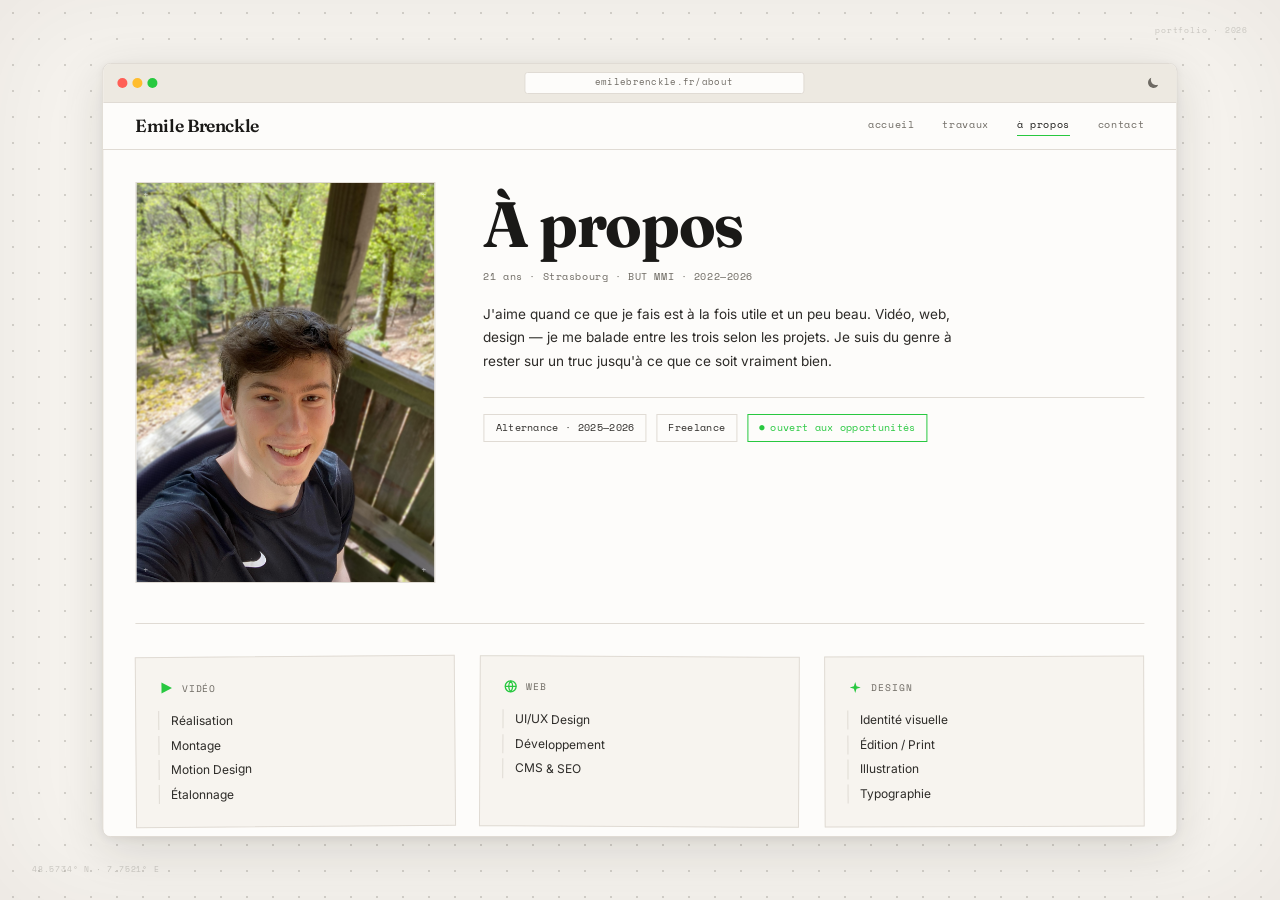
<file: about.html>
<!DOCTYPE html>
<html lang="fr">
<head>
  <meta charset="UTF-8"/>
  <meta name="viewport" content="width=device-width, initial-scale=1.0"/>
  <title>À propos — Emile Brenckle</title>
  <meta name="description" content="Emile Brenckle, 21 ans, Strasbourg. Étudiant BUT MMI polyvalent : vidéo, web, design graphique, motion design et 3D. Disponible en alternance et freelance."/>

  <!-- Favicon -->
  <link rel="icon" type="image/svg+xml" href="favicon.svg"/>

  <!-- Open Graph -->
  <meta property="og:type"        content="website"/>
  <meta property="og:url"         content="https://emilebrk.github.io/Portfolio/about.html"/>
  <meta property="og:title"       content="À propos — Emile Brenckle"/>
  <meta property="og:description" content="21 ans, Strasbourg. Vidéo, web, design — étudiant BUT MMI disponible en alternance et freelance."/>
  <meta property="og:image"       content="https://emilebrk.github.io/Portfolio/img/IMG_Emile.jpg"/>
  <meta property="og:locale"      content="fr_FR"/>

  <!-- Twitter Card -->
  <meta name="twitter:card"        content="summary_large_image"/>
  <meta name="twitter:title"       content="À propos — Emile Brenckle"/>
  <meta name="twitter:description" content="21 ans, Strasbourg. Vidéo, web, design — étudiant BUT MMI."/>
  <meta name="twitter:image"       content="https://emilebrk.github.io/Portfolio/img/IMG_Emile.jpg"/>

  <link rel="stylesheet" href="css/styles.css"/>
</head>
<body>
<div class="page">
  <div class="browser">

    <div class="browser__bar">
      <div class="browser__dots">
        <div class="browser__dot browser__dot--red"></div>
        <div class="browser__dot browser__dot--yellow"></div>
        <div class="browser__dot browser__dot--green"></div>
      </div>
      <div class="browser__url">emilebrenckle.fr/about</div>
      <button class="theme-btn" id="theme-toggle" title="Mode sombre">☽</button>
    </div>

    <header class="site-header">
      <a href="index.html" class="site-logo">Emile Brenckle</a>
      <nav class="site-nav">
        <a href="index.html">accueil</a>
        <a href="work.html">travaux</a>
        <a href="about.html" class="active">à propos</a>
        <a href="contact.html">contact</a>
      </nav>
    </header>

    <main style="background:var(--white);padding:2rem">

      <!-- ── Two-column layout ─────────────────────────────────── -->
      <div class="about-layout" style="margin-bottom:2.5rem">

        <!-- Portrait -->
        <div id="portrait"></div>

        <!-- Bio -->
        <div style="display:flex;flex-direction:column;gap:1.5rem;padding-top:.5rem">
          <div>
            <h1 style="font-family:var(--hand);font-size:clamp(3rem,5vw,4rem);font-weight:700;color:var(--ink);line-height:1.05;letter-spacing:-.02em;margin-bottom:.7rem">
              À propos
            </h1>
            <p style="font-family:var(--mono);font-size:.6rem;color:var(--grey-mid);letter-spacing:.06em;margin-bottom:1.2rem">
              21 ans · Strasbourg · BUT MMI · 2022—2026
            </p>
            <p style="font-family:var(--body);font-size:.85rem;color:var(--ink-soft);line-height:1.7;max-width:480px">
              J'aime quand ce que je fais est à la fois utile et un peu beau.
              Vidéo, web, design — je me balade entre les trois selon les projets.
              Je suis du genre à rester sur un truc jusqu'à ce que ce soit vraiment bien.
            </p>
          </div>

          <!-- Disponibilité -->
          <div style="display:flex;flex-wrap:wrap;gap:.6rem;padding-top:1rem;border-top:1px solid var(--grey-border);align-items:center">
            <span style="font-family:var(--mono);font-size:.65rem;color:var(--ink-soft);border:1px solid var(--grey-border);padding:.3rem .7rem;letter-spacing:.03em">Alternance · 2025—2026</span>
            <span style="font-family:var(--mono);font-size:.65rem;color:var(--ink-soft);border:1px solid var(--grey-border);padding:.3rem .7rem;letter-spacing:.03em">Freelance</span>
            <span style="font-family:var(--mono);font-size:.65rem;color:var(--orange);border:1px solid var(--orange);padding:.3rem .7rem;letter-spacing:.03em;display:inline-flex;align-items:center;gap:.35rem"><span class="status-dot" style="font-size:.55rem;line-height:1">●</span>ouvert aux opportunités</span>
          </div>
        </div>
      </div>

      <!-- ── Skills ─────────────────────────────────────────────── -->
      <hr class="sep" style="margin-bottom:2rem"/>

      <div class="grid-3">

        <div class="skill-card">
          <div class="skill-card__head">
            <span class="skill-card__icon"><svg width="14" height="14" viewBox="0 0 14 14" fill="none" xmlns="http://www.w3.org/2000/svg"><polygon points="2.5,1.5 13,7 2.5,12.5" fill="currentColor"/></svg></span>
            <span class="skill-card__title">vidéo</span>
          </div>
          <ul class="skill-card__list">
            <li>Réalisation</li>
            <li>Montage</li>
            <li>Motion Design</li>
            <li>Étalonnage</li>
          </ul>
        </div>

        <div class="skill-card">
          <div class="skill-card__head">
            <span class="skill-card__icon"><svg width="14" height="14" viewBox="0 0 14 14" fill="none" xmlns="http://www.w3.org/2000/svg"><circle cx="7" cy="7" r="5.5" stroke="currentColor" stroke-width="1.3"/><path d="M7 1.5C7 1.5 5 4 5 7C5 10 7 12.5 7 12.5M7 1.5C7 1.5 9 4 9 7C9 10 7 12.5 7 12.5M1.5 7H12.5" stroke="currentColor" stroke-width="1.3"/></svg></span>
            <span class="skill-card__title">web</span>
          </div>
          <ul class="skill-card__list">
            <li>UI/UX Design</li>
            <li>Développement</li>
            <li>CMS & SEO</li>
          </ul>
        </div>

        <div class="skill-card">
          <div class="skill-card__head">
            <span class="skill-card__icon"><svg width="14" height="14" viewBox="0 0 14 14" fill="none" xmlns="http://www.w3.org/2000/svg"><path d="M7 1.5L8.3 5.7L12.5 7L8.3 8.3L7 12.5L5.7 8.3L1.5 7L5.7 5.7Z" fill="currentColor"/></svg></span>
            <span class="skill-card__title">design</span>
          </div>
          <ul class="skill-card__list">
            <li>Identité visuelle</li>
            <li>Édition / Print</li>
            <li>Illustration</li>
            <li>Typographie</li>
          </ul>
        </div>

      </div>

      <!-- Stack technique -->
      <div style="margin-top:1.75rem;padding-top:1.5rem;border-top:1px solid var(--grey-border)">
        <span class="label" style="display:block;margin-bottom:1rem">outils</span>
        <div class="about-tools" style="display:flex;flex-wrap:wrap;gap:1rem;align-items:flex-start">
          <img src="img/icons/figma.svg" width="32" height="32" alt="Figma"/>
          <img src="img/icons/ai.svg" width="32" height="32" alt="Illustrator"/>
          <img src="img/icons/ps.svg" width="32" height="32" alt="Photoshop"/>
          <img src="img/icons/id.svg" width="32" height="32" alt="InDesign"/>
          <img src="img/icons/ae.svg" width="32" height="32" alt="After Effects"/>
          <img src="img/icons/pr.svg" width="32" height="32" alt="Premiere Pro"/>
        </div>
      </div>
    </main>

    <!-- Internal footer -->
    <div class="internal-footer" style="border-top:1px solid var(--grey-border);padding:.85rem 2rem;display:flex;justify-content:space-between;align-items:center;background:var(--white)">
      <span style="font-family:var(--mono);font-size:.6rem;color:var(--grey-mid);letter-spacing:.06em">en ce moment :</span>
      <span style="font-family:var(--hand);font-size:1.1rem;color:var(--ink)">
        Identité Silence ça Tourne → <span style="color:var(--orange)">2025</span>
      </span>
    </div>

    <footer class="site-footer">
      <span>© 2026 · Strasbourg</span>
      <div class="site-footer__links">
        <a href="https://www.instagram.com/emile_brk/" target="_blank" rel="noopener noreferrer">Instagram</a>
        <a href="https://www.linkedin.com/in/emile-brenckle" target="_blank" rel="noopener noreferrer">LinkedIn</a>
        <a href="mailto:emile.brenckle@gmail.com">Mail</a>
      </div>
      <span>Fait avec le cœur ♥</span>
    </footer>

  </div>
</div>

<script src="js/animations.js"></script>
<script src="js/theme.js"></script>
<script src="js/projects.js"></script>
<script>
  document.getElementById('portrait').innerHTML = `
    <div style="position:relative;padding-top:133%;overflow:hidden;border:1px solid var(--grey-border)">
      <img src="img/IMG_Emile.jpg" alt="Emile Brenckle" style="position:absolute;top:0;left:0;width:100%;height:100%;object-fit:cover;object-position:center top;display:block"/>
      <span style="position:absolute;top:5px;left:7px;font-family:var(--mono);font-size:.55rem;color:rgba(255,255,255,.5);pointer-events:none">+</span>
      <span style="position:absolute;top:5px;right:7px;font-family:var(--mono);font-size:.55rem;color:rgba(255,255,255,.5);pointer-events:none">+</span>
      <span style="position:absolute;bottom:5px;left:7px;font-family:var(--mono);font-size:.55rem;color:rgba(255,255,255,.5);pointer-events:none">+</span>
      <span style="position:absolute;bottom:5px;right:7px;font-family:var(--mono);font-size:.55rem;color:rgba(255,255,255,.5);pointer-events:none">+</span>
    </div>
  `;
</script>
</body>
</html>
</file>
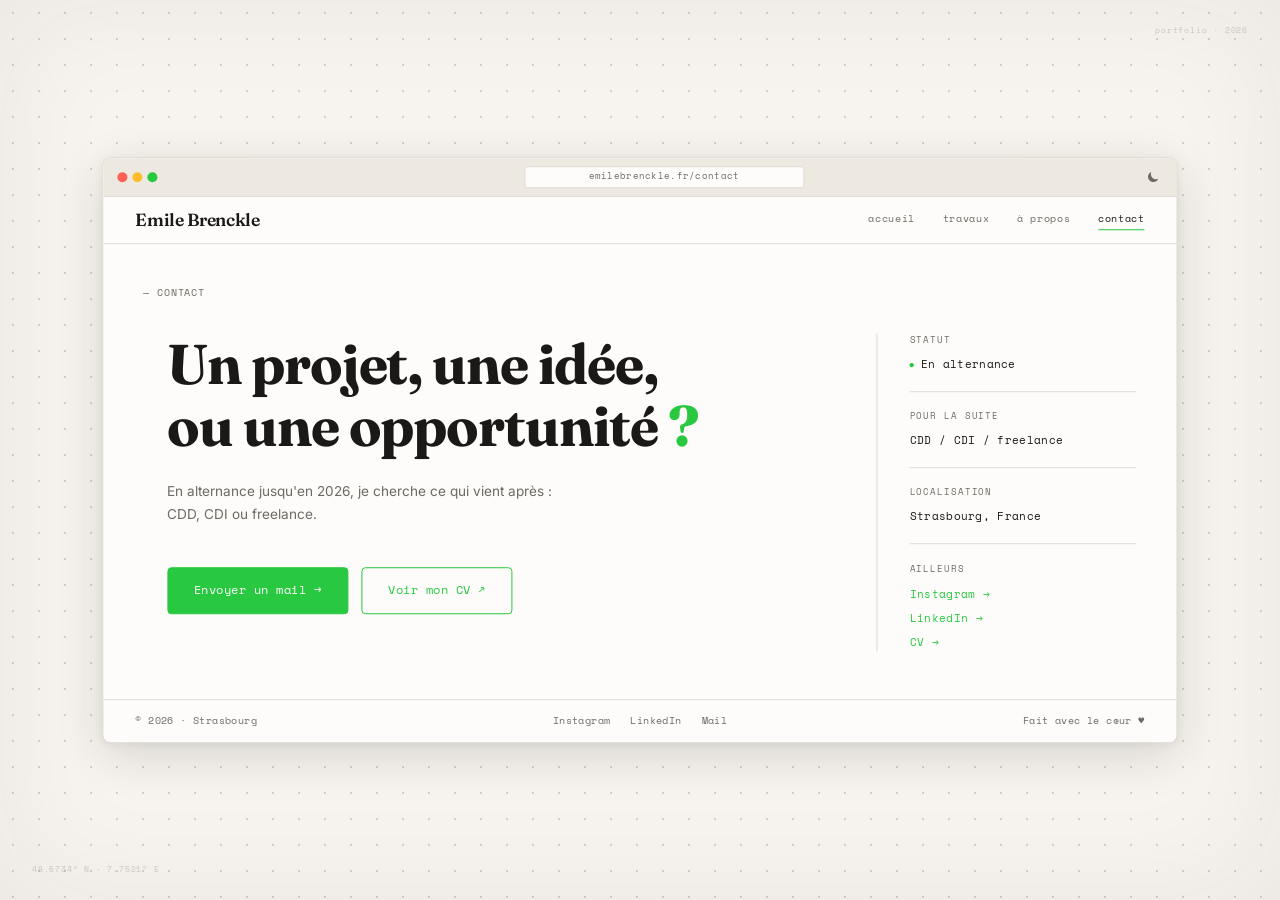
<file: contact.html>
<!DOCTYPE html>
<html lang="fr">
<head>
  <meta charset="UTF-8"/>
  <meta name="viewport" content="width=device-width, initial-scale=1.0"/>
  <title>Contact — Emile Brenckle</title>
  <meta name="description" content="Contacter Emile Brenckle — ouvert aux opportunités CDD, CDI et freelance. Basé à Strasbourg, disponible sur tout projet web, vidéo ou design."/>

  <!-- Favicon -->
  <link rel="icon" type="image/svg+xml" href="favicon.svg"/>

  <!-- Open Graph -->
  <meta property="og:type"        content="website"/>
  <meta property="og:url"         content="https://emilebrk.github.io/Portfolio/contact.html"/>
  <meta property="og:title"       content="Contact — Emile Brenckle"/>
  <meta property="og:description" content="Ouvert aux opportunités CDD, CDI et freelance. Basé à Strasbourg."/>
  <meta property="og:image"       content="https://emilebrk.github.io/Portfolio/img/IMG_Emile.jpg"/>
  <meta property="og:locale"      content="fr_FR"/>

  <!-- Twitter Card -->
  <meta name="twitter:card"        content="summary_large_image"/>
  <meta name="twitter:title"       content="Contact — Emile Brenckle"/>
  <meta name="twitter:description" content="Ouvert aux opportunités CDD, CDI et freelance. Basé à Strasbourg."/>
  <meta name="twitter:image"       content="https://emilebrk.github.io/Portfolio/img/IMG_Emile.jpg"/>

  <link rel="stylesheet" href="css/styles.css"/>
</head>
<body>
<div class="page">
  <div class="browser" style="min-height:62vh">

    <div class="browser__bar">
      <div class="browser__dots">
        <div class="browser__dot browser__dot--red"></div>
        <div class="browser__dot browser__dot--yellow"></div>
        <div class="browser__dot browser__dot--green"></div>
      </div>
      <div class="browser__url">emilebrenckle.fr/contact</div>
      <button class="theme-btn" id="theme-toggle" title="Mode sombre">☽</button>
    </div>

    <header class="site-header">
      <a href="index.html" class="site-logo">Emile Brenckle</a>
      <nav class="site-nav">
        <a href="index.html">accueil</a>
        <a href="work.html">travaux</a>
        <a href="about.html">à propos</a>
        <a href="contact.html" class="active">contact</a>
      </nav>
    </header>

    <style>
      .contact-grid {
        display: grid;
        grid-template-columns: 1fr 260px;
        gap: 3rem;
        align-items: start;
      }
      .contact-sidebar {
        border-left: 1px solid var(--grey-border);
        padding-left: 2rem;
        display: flex;
        flex-direction: column;
        gap: 0;
      }
      .contact-sidebar__block {
        padding-bottom: 1.1rem;
        margin-bottom: 1.1rem;
        border-bottom: 1px solid var(--grey-border);
      }
      .contact-sidebar__block:last-child {
        border-bottom: none;
        margin-bottom: 0;
        padding-bottom: 0;
      }
      .contact-btn {
        font-family: var(--mono);
        font-size: .72rem;
        letter-spacing: .04em;
        padding: .65rem 1.2rem;
        border-radius: 4px;
        text-decoration: none;
        display: inline-flex;
        align-items: center;
        gap: .4rem;
        transition: opacity .2s;
        cursor: pointer;
      }
      .contact-btn:hover { opacity: .8; }
      .contact-btn--primary {
        background: var(--orange);
        color: #fff;
        border: 1.5px solid var(--orange);
      }
      .contact-btn--secondary {
        background: transparent;
        color: var(--orange);
        border: 1.5px solid var(--orange);
      }
      @media (max-width: 640px) {
        .contact-grid { grid-template-columns: 1fr; gap: 2rem; padding-left: 0 !important; }
        .contact-sidebar { border-left: none; padding-left: 0; border-top: 1px solid var(--grey-border); padding-top: 1.5rem; }
        .contact-btns { flex-direction: column; }
        .contact-btns .contact-btn { width: 100%; justify-content: center; box-sizing: border-box; padding: .65rem 1.2rem !important; font-size: .72rem !important; }
        .contact-main p { margin-bottom: 1.25rem !important; }
        .contact-main { padding: 1.5rem 1.25rem 2rem !important; }
        .contact-main h1 { font-size: 2.5rem !important; line-height: 1.1 !important; }
        .contact-email { font-size: .78rem !important; overflow-wrap: break-word; word-break: break-all; display: block !important; max-width: 100%; }
        .contact-main p { font-size: .72rem; }
        .contact-main p br { display: none; }
      }
    </style>

    <main class="contact-main" style="background:var(--white);padding:2.5rem 2.5rem 3rem;display:flex;flex-direction:column;justify-content:center;flex:1">

      <span class="label" style="display:block;margin-bottom:2rem">contact</span>

      <div class="contact-grid" style="padding-left:1.5rem">

        <!-- ── Contenu principal ───────────────────────────────── -->
        <div>

          <!-- Titre -->
          <h1 style="font-family:var(--hand);font-size:clamp(2.5rem,5vw,3.5rem);font-weight:700;color:var(--ink);line-height:1.1;letter-spacing:-.02em;margin-bottom:1.5rem;max-width:580px">
            Un projet, une idée,<br>
            ou une opportunité <span style="color:var(--orange)">?</span>
          </h1>

          <!-- Description -->
          <p style="font-family:var(--body);font-size:.85rem;color:var(--grey-mid);line-height:1.7;margin-bottom:2.5rem;max-width:460px">
            En alternance jusqu'en 2026, je cherche ce qui vient après :<br>
            CDD, CDI ou freelance.
          </p>

          <!-- Boutons -->
          <div class="contact-btns" style="display:flex;gap:.85rem;flex-wrap:wrap">
            <a href="mailto:emile.brenckle@gmail.com" class="contact-btn contact-btn--primary" style="font-size:.78rem;padding:.8rem 1.6rem">
              Envoyer un mail →
            </a>
            <a href="CV-ID-26-V.pdf"
               target="_blank" rel="noopener noreferrer"
               class="contact-btn contact-btn--secondary" style="font-size:.78rem;padding:.8rem 1.6rem">
              Voir mon CV ↗
            </a>
          </div>

        </div>

        <!-- ── Sidebar ─────────────────────────────────────────── -->
        <div class="contact-sidebar">

          <div class="contact-sidebar__block">
            <div style="font-family:var(--mono);font-size:.55rem;letter-spacing:.1em;text-transform:uppercase;color:var(--grey-mid);margin-bottom:.55rem">Statut</div>
            <div style="display:flex;align-items:center;gap:.4rem;font-family:var(--mono);font-size:.67rem;color:var(--ink);letter-spacing:.03em">
              <span class="status-dot" style="color:var(--orange);font-size:.45rem">●</span>
              En alternance
            </div>
          </div>

          <div class="contact-sidebar__block">
            <div style="font-family:var(--mono);font-size:.55rem;letter-spacing:.1em;text-transform:uppercase;color:var(--grey-mid);margin-bottom:.55rem">Pour la suite</div>
            <div style="font-family:var(--mono);font-size:.67rem;color:var(--ink);letter-spacing:.03em">CDD / CDI / freelance</div>
          </div>

          <div class="contact-sidebar__block">
            <div style="font-family:var(--mono);font-size:.55rem;letter-spacing:.1em;text-transform:uppercase;color:var(--grey-mid);margin-bottom:.55rem">Localisation</div>
            <div style="font-family:var(--mono);font-size:.67rem;color:var(--ink);letter-spacing:.03em">Strasbourg, France</div>
          </div>

          <div class="contact-sidebar__block">
            <div style="font-family:var(--mono);font-size:.55rem;letter-spacing:.1em;text-transform:uppercase;color:var(--grey-mid);margin-bottom:.55rem">Ailleurs</div>
            <div style="display:flex;flex-direction:column;gap:.4rem">
              <a href="https://www.instagram.com/emile_brk/" target="_blank" rel="noopener noreferrer" class="link-orange" style="text-transform:none;letter-spacing:.03em">Instagram →</a>
              <a href="https://www.linkedin.com/in/emile-brenckle" target="_blank" rel="noopener noreferrer" class="link-orange" style="text-transform:none;letter-spacing:.03em">LinkedIn →</a>
              <a href="CV-ID-26-V.pdf" target="_blank" rel="noopener noreferrer" class="link-orange" style="text-transform:none;letter-spacing:.03em">CV →</a>
            </div>
          </div>

        </div>

      </div>

    </main>

    <footer class="site-footer">
      <span>© 2026 · Strasbourg</span>
      <div class="site-footer__links">
        <a href="https://www.instagram.com/emile_brk/" target="_blank" rel="noopener noreferrer">Instagram</a>
        <a href="https://www.linkedin.com/in/emile-brenckle" target="_blank" rel="noopener noreferrer">LinkedIn</a>
        <a href="mailto:emile.brenckle@gmail.com">Mail</a>
      </div>
      <span>Fait avec le cœur ♥</span>
    </footer>

  </div>
</div>
<script src="js/animations.js"></script>
<script src="js/theme.js"></script>
</body>
</html>
</file>
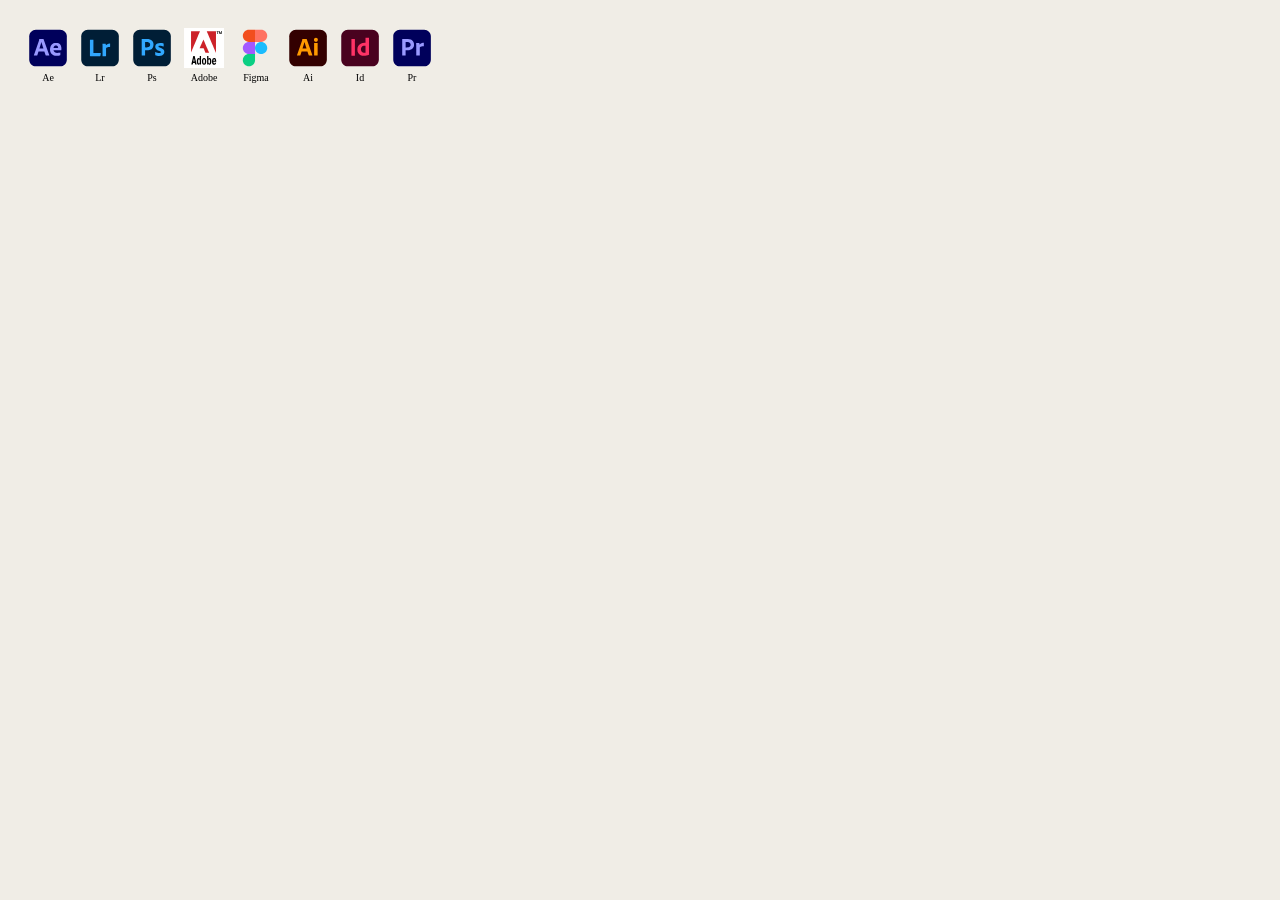
<file: img/icons/test.html>
<!DOCTYPE html>
<html><body style="background:#f0ede6;display:flex;gap:12px;padding:20px;flex-wrap:wrap;align-items:flex-start">
<div style="display:flex;flex-direction:column;align-items:center;gap:4px"><img src="ae.svg" width="40" height="40"/><span style="font-size:10px">Ae</span></div>
<div style="display:flex;flex-direction:column;align-items:center;gap:4px"><img src="lr.svg" width="40" height="40"/><span style="font-size:10px">Lr</span></div>
<div style="display:flex;flex-direction:column;align-items:center;gap:4px"><img src="ps.svg" width="40" height="40"/><span style="font-size:10px">Ps</span></div>
<div style="display:flex;flex-direction:column;align-items:center;gap:4px"><img src="adobe.svg" width="40" height="40"/><span style="font-size:10px">Adobe</span></div>
<div style="display:flex;flex-direction:column;align-items:center;gap:4px"><img src="figma.svg" width="40" height="40"/><span style="font-size:10px">Figma</span></div>
<div style="display:flex;flex-direction:column;align-items:center;gap:4px"><img src="ai.svg" width="40" height="40"/><span style="font-size:10px">Ai</span></div>
<div style="display:flex;flex-direction:column;align-items:center;gap:4px"><img src="id.svg" width="40" height="40"/><span style="font-size:10px">Id</span></div>
<div style="display:flex;flex-direction:column;align-items:center;gap:4px"><img src="pr.svg" width="40" height="40"/><span style="font-size:10px">Pr</span></div>
</body></html>
</file>
<file: css/styles.css>
@import url('https://fonts.googleapis.com/css2?family=Caveat:wght@700&family=Fraunces:ital,opsz,wght@0,9..144,600;0,9..144,700;1,9..144,700&family=Inter:wght@400;500;600&family=Space+Mono:ital,wght@0,400;0,700;1,400&display=swap');

/* ─── Tokens ───────────────────────────────────────────────────────── */
:root {
  --cream:       #f7f4ef;
  --cream-dark:  #ede9e1;
  --ink:         #1a1917;
  --ink-soft:    #2d2b28;
  --grey-mid:    #6e6a63;
  --grey-light:  #d4cfca;
  --grey-border: #e0dbd4;
  --orange:      #28c840;
  --orange-lt:   #34d058;
  --white:       #fdfcfa;
  --hand:        'Fraunces', serif;
  --mono:        'Space Mono', monospace;
  --body:        'Inter', sans-serif;
  --ease:        cubic-bezier(.4,0,.2,1);
}

/* ─── Dark mode tokens ─────────────────────────────────────────────── */
[data-theme="dark"] {
  --cream:       #1c1b19;
  --cream-dark:  #131211;
  --ink:         #f0ece5;
  --ink-soft:    #d4cfc7;
  --grey-mid:    #8a8680;
  --grey-light:  #3a3835;
  --grey-border: #2e2c28;
  --white:       #211f1d;
}
/* Fraunces en dark : légèrement plus lourd pour compenser les déliés */
[data-theme="dark"] [style*="var(--hand)"],
[data-theme="dark"] .site-logo,
[data-theme="dark"] .card__title {
  font-weight: 700;
  -webkit-font-smoothing: antialiased;
}

[data-theme="dark"] .page {
  background-image: radial-gradient(circle, rgba(200,195,188,.14) 1.3px, transparent 1.3px);
  box-shadow: inset 0 0 120px rgba(0,0,0,.25);
}

[data-theme="dark"] .browser {
  box-shadow: 0 12px 48px rgba(0,0,0,.45), 0 2px 8px rgba(0,0,0,.25);
}

/* ─── Theme toggle button ──────────────────────────────────────────── */
.theme-btn {
  position: absolute;
  right: .85rem;
  top: 50%;
  transform: translateY(-50%);
  background: none;
  border: none;
  font-size: .85rem;
  line-height: 1;
  cursor: pointer;
  color: var(--grey-mid);
  padding: 2px 4px;
  border-radius: 3px;
  transition: color .2s, background .2s;
  display: flex;
  align-items: center;
  justify-content: center;
}
.theme-btn:hover { color: var(--ink); background: var(--grey-border); }

/* ─── Reset ────────────────────────────────────────────────────────── */
*, *::before, *::after { box-sizing: border-box; margin: 0; padding: 0; }
html { font-size: 16px; -webkit-font-smoothing: antialiased; }
body {
  background: var(--cream);
  color: var(--ink);
  font-family: var(--mono);
  font-size: .75rem;
  line-height: 1.6;
  overflow: hidden;
}
a { color: inherit; text-decoration: none; }
img, video { display: block; max-width: 100%; }
button { font-family: inherit; cursor: pointer; }

/* ─── Micro-interactions (UI/UX Pro Max) ──────────────────────────── */

/* Point de statut pulsant */
@keyframes pulse-dot {
  0%, 100% { opacity: 1; transform: scale(1); }
  50%       { opacity: .55; transform: scale(.8); }
}
.status-dot { display: inline-block; animation: pulse-dot 2.6s ease-in-out infinite; }

/* Nav : underline glissant au hover */
.site-nav a:not(.active)::after {
  content: '';
  position: absolute;
  bottom: 0; left: 0;
  width: 0; height: 1px;
  background: var(--grey-mid);
  transition: width .22s var(--ease);
}
.site-nav a:not(.active):hover::after { width: 100%; }

/* ─── Annotation manuscrite (Caveat) ──────────────────────────────── */
.annot {
  font-family: 'Caveat', cursive;
  font-weight: 400;
  display: inline-block;
  line-height: 1.3;
}

/* ─── Transition d'entrée (CSS — avant que JS charge) ─────────────── */
@keyframes page-in {
  from { opacity: 0; }
  to   { opacity: 1; }
}
html {
  animation: page-in .32s ease both;
}

/* ─── Page canvas ──────────────────────────────────────────────────── */
@keyframes fadeUp {
  from { opacity: 0; transform: translate(-50%, calc(-50% + 14px)); }
  to   { opacity: 1; transform: translate(-50%, -50%); }
}
@keyframes wordUp {
  from { opacity: 0; transform: translateY(20px); }
  to   { opacity: 1; transform: translateY(0); }
}
.hero-word {
  display: block;
  animation: wordUp .6s var(--ease) both;
}
.hero-word:nth-child(1) { animation-delay: .2s; }
.hero-word:nth-child(2) { animation-delay: .38s; }

.tool-badge {
  font-family: var(--mono);
  font-size: .58rem;
  color: var(--ink-soft);
  border: 1px solid var(--grey-border);
  padding: .2rem .55rem;
  letter-spacing: .04em;
  transition: border-color .2s, color .2s;
}
.tool-badge:hover { border-color: var(--orange); color: var(--orange); }

.page {
  position: fixed;
  inset: 0;
  overflow: hidden;
  cursor: crosshair;
  background-color: var(--cream);
  background-image:
    radial-gradient(circle, rgba(138,134,127,.32) 1.3px, transparent 1.3px);
  background-size: 26px 26px;
  box-shadow: inset 0 0 120px rgba(26,25,23,.06);
}

.page::before {
  content: '48.5734° N · 7.7521° E';
  position: absolute;
  bottom: 1.5rem; left: 2rem;
  font-family: 'Space Mono', monospace;
  font-size: .5rem;
  color: rgba(138,134,127,.4);
  letter-spacing: .1em;
  pointer-events: none;
}
.page::after {
  content: 'portfolio · 2026';
  position: absolute;
  top: 1.5rem; right: 2rem;
  font-family: 'Space Mono', monospace;
  font-size: .5rem;
  color: rgba(138,134,127,.4);
  letter-spacing: .1em;
  pointer-events: none;
}

/* ─── Browser frame ────────────────────────────────────────────────── */
.browser {
  background: var(--white);
  border: 1px solid var(--grey-border);
  border-radius: 8px;
  box-shadow: 0 12px 48px rgba(26,25,23,.14), 0 2px 8px rgba(26,25,23,.06);
  overflow: hidden;
  position: absolute;
  top: 50%; left: 50%;
  transform: translate(-50%, -50%);
  width: 84vw;
  max-width: 1440px;
  max-height: 86vh;
  display: flex;
  flex-direction: column;
  animation: none;
  cursor: auto;
  transition: box-shadow .25s var(--ease);
}
@media (min-width: 601px) {
  .browser { animation: fadeUp .5s var(--ease) both; }
}


.browser__scroll {
  flex: 1;
  overflow-y: auto;
  overflow-x: hidden;
  min-height: 0;
  -webkit-overflow-scrolling: touch;
  scroll-behavior: smooth;
}
.browser__scroll::-webkit-scrollbar { display: none; }
.browser__scroll { scrollbar-width: none; -ms-overflow-style: none; }

.browser__bar {
  background: var(--cream-dark);
  border-bottom: 1px solid var(--grey-border);
  padding: .5rem .85rem;
  display: flex;
  align-items: center;
  gap: .5rem;
  min-height: 32px;
  cursor: default;
  flex-shrink: 0;
  position: relative;
}

/* ── Easter egg : dossier de bureau ─────────────────────────────── */
.desktop-folder {
  position: absolute;       /* coordonnées calculées en JS */
  display: flex;
  flex-direction: column;
  align-items: center;
  gap: .4rem;
  pointer-events: none;     /* inactif quand la fenêtre le couvre */
  user-select: none;
  transform-origin: center bottom;
}
.desktop-folder.is-minimized {
  pointer-events: all;      /* actif une fois la fenêtre réduite */
  cursor: pointer;
}
.desktop-folder__icon {
  width: 56px; height: 44px;
  filter: drop-shadow(0 3px 8px rgba(0,0,0,.22));
}
.desktop-folder__label {
  font-family: var(--mono);
  font-size: .5rem;
  color: var(--ink);
  letter-spacing: .07em;
  text-transform: uppercase;
  background: rgba(245,166,35,.15);
  padding: .12rem .4rem;
  border-radius: 2px;
  white-space: nowrap;
}
@media (max-width: 600px) { .desktop-folder { display: none; } }

.browser__dots { display: flex; gap: 5px; flex-shrink: 0; }
.browser__dot {
  width: 10px; height: 10px;
  border-radius: 50%;
}
.browser__dot--red    { background: #ff5f56; }
.browser__dot--yellow { background: #ffbd2e; }
.browser__dot--green  { background: #27c93f; }
.browser__url {
  flex: 1;
  text-align: center;
  font-family: var(--mono);
  font-size: .58rem;
  color: var(--grey-mid);
  letter-spacing: .03em;
  background: var(--white);
  border: 1px solid var(--grey-border);
  border-radius: 3px;
  padding: .15rem .5rem;
  max-width: 280px;
  margin: 0 auto;
}

/* ─── Site header ──────────────────────────────────────────────────── */
.site-header {
  position: sticky;
  top: 0;
  z-index: 10;
  background: var(--white);
  border-bottom: 1px solid var(--grey-border);
  padding: .85rem 2rem;
  display: flex;
  align-items: center;
  justify-content: space-between;
}
.site-logo {
  font-family: var(--hand);
  font-size: 1.1rem;
  font-weight: 600;
  font-optical-sizing: auto;
  letter-spacing: -.02em;
  color: var(--ink);
  line-height: 1;
  transition: opacity .2s var(--ease);
}
.site-logo:hover { opacity: .7; }
.site-nav { display: flex; gap: 1.75rem; }
.site-nav a {
  font-family: var(--mono);
  font-size: .65rem;
  letter-spacing: .06em;
  text-transform: lowercase;
  color: var(--grey-mid);
  transition: color .2s var(--ease);
  position: relative;
  padding-bottom: 3px;
}
.site-nav a:hover { color: var(--ink); }
.site-nav a.active {
  color: var(--ink);
}
.site-nav a.active::after {
  content: '';
  position: absolute;
  bottom: 0; left: 0; right: 0;
  height: 1px;
  background: var(--orange);
}

/* ─── Site footer ──────────────────────────────────────────────────── */
.site-footer {
  border-top: 1px solid var(--grey-border);
  padding: .8rem 2rem;
  display: flex;
  align-items: center;
  justify-content: space-between;
  font-family: var(--mono);
  font-size: .62rem;
  color: var(--grey-mid);
  letter-spacing: .04em;
  flex-wrap: wrap;
  gap: .5rem;
}
.site-footer__links { display: flex; gap: 1.25rem; }
.site-footer__links a { transition: color .2s; }
.site-footer__links a:hover { color: var(--orange); }

/* ─── Fraunces optical sizing global ──────────────────────────────── */
[style*="var(--hand)"], .site-logo, .card__title {
  font-optical-sizing: auto;
}

/* ─── Section label ────────────────────────────────────────────────── */
.label {
  font-family: var(--mono);
  font-size: .65rem;
  letter-spacing: .08em;
  text-transform: uppercase;
  color: var(--grey-mid);
}
.label::before { content: '— '; }

/* ─── Orange link ──────────────────────────────────────────────────── */
.link-orange {
  color: var(--orange);
  font-family: var(--mono);
  font-size: .7rem;
  letter-spacing: .04em;
  text-transform: uppercase;
  display: inline-flex;
  align-items: center;
  gap: .2rem;
  position: relative;
}
.link-orange::after {
  content: '';
  position: absolute;
  bottom: -1px; left: 0;
  width: 0; height: 1px;
  background: var(--orange);
  transition: width .22s var(--ease);
}
.link-orange:hover { color: var(--orange-lt); }
.link-orange:hover::after { width: 100%; }

/* ─── Primary CTA button ───────────────────────────────────────────── */
.cta-btn {
  display: inline-flex;
  align-items: center;
  gap: .45rem;
  padding: .6rem 1.15rem;
  background: var(--orange);
  color: #fff;
  font-family: var(--mono);
  font-size: .7rem;
  letter-spacing: .05em;
  text-transform: uppercase;
  border-radius: 3px;
  transition: background .2s var(--ease), transform .15s var(--ease);
}
.cta-btn:hover  { background: var(--orange-lt); transform: translateY(-1px); }
.cta-btn:active { transform: translateY(1px) scale(.98); transition-duration: .08s; }

/* Hero section */
.hero-section {
  padding: clamp(1.5rem, 3vw, 2.5rem) clamp(1.25rem, 3vw, 2rem) clamp(1.5rem, 3vw, 2rem);
}

/* Colonne gauche du hero */
.hero-left {
  display: flex;
  flex-direction: column;
  align-self: stretch;
}
.hero-left__content {
  flex: 1;
  display: flex;
  flex-direction: column;
  justify-content: center;
  gap: 1.5rem;
}

.hero-ctas {
  display: flex;
  align-items: center;
  gap: 1.25rem;
  margin-top: .25rem;
}
@media (max-width: 480px) {
  .hero-ctas {
    flex-wrap: wrap;
    gap: .75rem 1rem;
  }
  .hero-ctas .cta-btn {
    font-size: .68rem;
    padding: .6rem 1rem;
  }
}

/* ─── Scroll hint ──────────────────────────────────────────────────── */
@keyframes scrollBounce {
  0%, 100% { transform: translateY(0); opacity: .5; }
  50%       { transform: translateY(5px); opacity: 1; }
}
.scroll-hint {
  display: inline-flex;
  flex-direction: column;
  align-items: center;
  gap: .25rem;
  font-family: var(--mono);
  font-size: .55rem;
  color: var(--grey-mid);
  letter-spacing: .08em;
  text-transform: uppercase;
  animation: scrollBounce 2.2s ease-in-out infinite;
  pointer-events: none;
  user-select: none;
}

/* ─── Media placeholder ────────────────────────────────────────────── */
.media {
  position: relative;
  background: var(--cream-dark);
  border: 1px solid var(--grey-border);
  overflow: hidden;
}
.media__svg {
  position: absolute;
  inset: 0;
  width: 100%; height: 100%;
  pointer-events: none;
}
.media__corner {
  position: absolute;
  font-family: var(--mono);
  font-size: .55rem;
  color: var(--grey-mid);
  line-height: 1;
  pointer-events: none;
}
.media__corner--tl { top: 5px; left: 7px; }
.media__corner--tr { top: 5px; right: 7px; }
.media__corner--bl { bottom: 5px; left: 7px; }
.media__corner--br { bottom: 5px; right: 7px; }
.media__label {
  position: absolute;
  inset: 0;
  display: flex; align-items: center; justify-content: center;
  font-family: var(--mono);
  font-size: .58rem;
  color: var(--grey-mid);
  letter-spacing: .08em;
  text-transform: uppercase;
  opacity: .7;
}

/* ratio helpers */
.media--16-9  { padding-top: 56.25%; }
.media--21-9  { padding-top: 42.85%; }
.media--4-3   { padding-top: 75%; }
.media--3-4   { padding-top: 133.33%; }
.media--1-1   { padding-top: 100%; }

/* ─── Project card ─────────────────────────────────────────────────── */
.card {
  display: block;
  cursor: pointer;
  transition: transform .22s var(--ease);
  text-decoration: none;
  color: inherit;
}
.card:hover        { transform: translateY(-4px) rotate(-.5deg); }
.card.revealed:hover { transform: translateY(-4px) rotate(-.5deg); }
.card:hover .card__media { border-color: var(--orange); }
.card:hover .card__cta { opacity: 1; }

.card__media {
  border: 1px solid var(--grey-border);
  transition: border-color .22s var(--ease);
  position: relative;
  overflow: hidden;
}
.card__cta {
  opacity: 0;
  transition: opacity .22s var(--ease);
  position: absolute;
  bottom: .75rem; right: .75rem;
  background: var(--orange);
  color: var(--white);
  font-family: var(--mono);
  font-size: .55rem;
  letter-spacing: .06em;
  text-transform: uppercase;
  padding: .22rem .55rem;
}
.card__meta {
  display: flex;
  justify-content: space-between;
  font-family: var(--mono);
  font-size: .62rem;
  color: var(--grey-mid);
  letter-spacing: .04em;
  margin-top: .55rem;
  margin-bottom: .2rem;
}
.card__title {
  font-family: var(--hand);
  font-size: 1.3rem;
  font-weight: 600;
  font-optical-sizing: auto;
  letter-spacing: -.02em;
  color: var(--ink);
  line-height: 1.15;
}
.card__desc {
  font-family: var(--body);
  font-size: .75rem;
  color: var(--grey-mid);
  line-height: 1.65;
  margin-top: .3rem;
}

/* ─── Filter buttons ───────────────────────────────────────────────── */
.filters { display: flex; gap: .4rem; flex-wrap: wrap; }
.filter {
  font-family: var(--mono);
  font-size: .65rem;
  letter-spacing: .05em;
  text-transform: uppercase;
  padding: .28rem .7rem;
  border: 1px solid var(--grey-border);
  background: transparent;
  color: var(--grey-mid);
  transition: all .2s var(--ease);
}
.filter:hover { border-color: var(--ink); color: var(--ink); }
.filter.is-active { background: var(--ink); color: var(--white); border-color: var(--ink); }

/* ─── Separator ────────────────────────────────────────────────────── */
.sep {
  border: none;
  border-top: 1px solid var(--grey-border);
}

/* ─── Skill card ───────────────────────────────────────────────────── */
.skill-card {
  padding: 1.4rem;
  border: 1px solid var(--grey-border);
  background: var(--cream);
}
.skill-card__head {
  display: flex; align-items: center; gap: .45rem;
  margin-bottom: .9rem;
}
.skill-card__icon { color: var(--orange); display: flex; align-items: center; justify-content: center; width: 1rem; height: 1rem; flex-shrink: 0; }
.skill-card__icon svg { display: block; }
.skill-card__title {
  font-family: var(--mono);
  font-size: .6rem;
  letter-spacing: .1em;
  text-transform: uppercase;
  color: var(--grey-mid);
}
.skill-card__list { list-style: none; display: flex; flex-direction: column; gap: .35rem; }
.skill-card__list li {
  font-family: var(--body);
  font-size: .75rem;
  color: var(--ink-soft);
  padding-left: .7rem;
  border-left: 1px solid var(--grey-border);
}

/* ─── Load more button ─────────────────────────────────────────────── */
.btn-load {
  width: 100%;
  padding: .9rem;
  border: 1px solid var(--grey-border);
  background: transparent;
  font-family: var(--mono);
  font-size: .65rem;
  letter-spacing: .1em;
  text-transform: uppercase;
  color: var(--ink);
  transition: all .2s var(--ease);
  margin-top: 1.5rem;
}
.btn-load:hover {
  border-color: var(--ink);
  background: var(--cream);
}

/* ─── Grids ─────────────────────────────────────────────────────────── */
.grid-2 { display: grid; grid-template-columns: 1fr 1fr; gap: 1.5rem; }
.grid-3 { display: grid; grid-template-columns: repeat(3, 1fr); gap: 1.5rem; }
.grid-hero { display: grid; grid-template-columns: 1fr 1fr; gap: 3rem; }

/* ─── Responsive ───────────────────────────────────────────────────── */
@media (max-width: 900px) {
  .grid-3 { grid-template-columns: 1fr 1fr; }
  .grid-hero { grid-template-columns: 1fr; gap: 2rem; }
}
@media (max-width: 600px) {
  /* ── Scroll : libère le défilement natif sur mobile ── */
  body    { overflow-y: auto; padding: 0; scrollbar-width: none; -ms-overflow-style: none; }
  body::-webkit-scrollbar { display: none; }
  .page   { position: relative; overflow: visible; min-height: 100vh; padding: 2.5rem 1.25rem 1.25rem; box-sizing: border-box; }
  .page::before, .page::after { display: none; }
  .browser {
    position: relative;
    top: auto; left: auto;
    transform: none;
    width: 100%;
    max-height: none;
    height: auto;
    opacity: 1;
    overflow-x: hidden;
  }

  .grid-2, .grid-3 { grid-template-columns: 1fr; }
  .hero-section { padding: 2.75rem 1.5rem 2.5rem; }
  .hero-left { gap: 2.6rem; }
  .grid-hero { gap: 2.5rem; }
  .hero-left__content { flex: none; justify-content: flex-start; gap: 2.4rem; }
  .hero-ctas { flex-direction: row; align-items: center; gap: .85rem; }
  .hero-ctas .cta-btn { flex: 1; justify-content: center; padding: .85rem 1rem; font-size: .71rem; letter-spacing: .06em; }
  .hero-ctas .cta-btn .cta-arrow { display: none; }
  .hero-ctas .link-orange { flex-shrink: 0; font-family: var(--body); font-size: .78rem; color: var(--grey-mid); letter-spacing: 0; text-transform: none; white-space: nowrap; }
  .hero-ctas .link-orange::after { display: none; }
  .hero-stats { justify-content: space-between; }
  .site-header { padding: .75rem 1rem; }
  .site-footer { padding: .85rem 1rem; flex-direction: row; justify-content: center; align-items: center; gap: 1.25rem; flex-wrap: nowrap; }
  .site-footer > span:first-child { display: none; }
  .site-footer > span:last-child { display: none; }
  .site-footer__links { justify-content: center; gap: 1.25rem; }
  .browser__url { font-size: .52rem; position: absolute; left: 50%; transform: translateX(-50%); width: 55%; white-space: nowrap; overflow: hidden; text-overflow: ellipsis; }
  .browser__dots { display: none; }
  .site-nav { gap: 1rem; }
  .site-logo { display: none; }
  .site-header { justify-content: center; }

  /* Outils : icônes plus petites pour tenir sur une ligne */
  .about-tools { gap: .6rem; }
  .about-tools img { width: 26px !important; height: 26px !important; }

  /* En ce moment : empilé et centré */
  .internal-footer { flex-direction: column !important; align-items: center !important; text-align: center; gap: .3rem; padding: .75rem 1rem !important; }
}

/* ─── About 2-col ──────────────────────────────────────────────────── */
.about-layout {
  display: grid;
  grid-template-columns: 300px 1fr;
  gap: 3rem;
}
@media (max-width: 768px) {
  .about-layout { grid-template-columns: 1fr; }
}

/* ─── Contact layout ───────────────────────────────────────────────── */
.contact-layout {
  display: grid;
  grid-template-columns: 1fr auto;
  gap: 4rem;
  align-items: start;
}
@media (max-width: 700px) {
  .contact-layout { grid-template-columns: 1fr; gap: 2rem; }
}


/* ─── Skill cards : légères rotations naturelles ───────────────────── */
.skill-card.revealed:nth-child(1) { transform: rotate(-.45deg); }
.skill-card.revealed:nth-child(2) { transform: rotate(.3deg); }
.skill-card.revealed:nth-child(3) { transform: rotate(-.2deg); }

/* ─── Scroll hint bounce ────────────────────────────────────────────── */
@keyframes hint-bounce {
  0%, 100% { transform: translateY(0); }
  50%       { transform: translateY(4px); }
}
.scroll-hint { animation: hint-bounce 1.8s ease-in-out infinite; }

/* ─── Scroll reveal ────────────────────────────────────────────────── */
.reveal {
  opacity: 0;
  transform: translateY(18px);
  transition: opacity .5s var(--ease), transform .5s var(--ease);
}
.reveal.revealed {
  opacity: 1;
  transform: none;
}

/* ─── Card image zoom ──────────────────────────────────────────────── */
.card__media img {
  transition: transform .45s var(--ease);
  will-change: transform;
}
.card:hover .card__media img {
  transform: scale(1.05);
}

/* ─── Focus visible ────────────────────────────────────────────────── */
:focus { outline: none; }
:focus-visible {
  outline: 2px solid var(--orange);
  outline-offset: 3px;
  border-radius: 2px;
}

/* ─── Page projet : galerie & méta ─────────────────────────────────── */
.project-gallery {
  display: grid;
  grid-template-columns: 1fr 1fr;
  gap: 1rem;
  align-items: start;
}
.project-meta {
  display: grid;
  grid-template-columns: repeat(3, 1fr);
  gap: 2rem;
}
@media (max-width: 600px) {
  .project-gallery { grid-template-columns: 1fr; }
  .project-meta    { grid-template-columns: 1fr; gap: 1.25rem; }
}

/* ─── Scrollbar ────────────────────────────────────────────────────── */
::-webkit-scrollbar { width: 4px; }
::-webkit-scrollbar-track { background: var(--cream); }
::-webkit-scrollbar-thumb { background: var(--grey-light); border-radius: 2px; }
</file>
